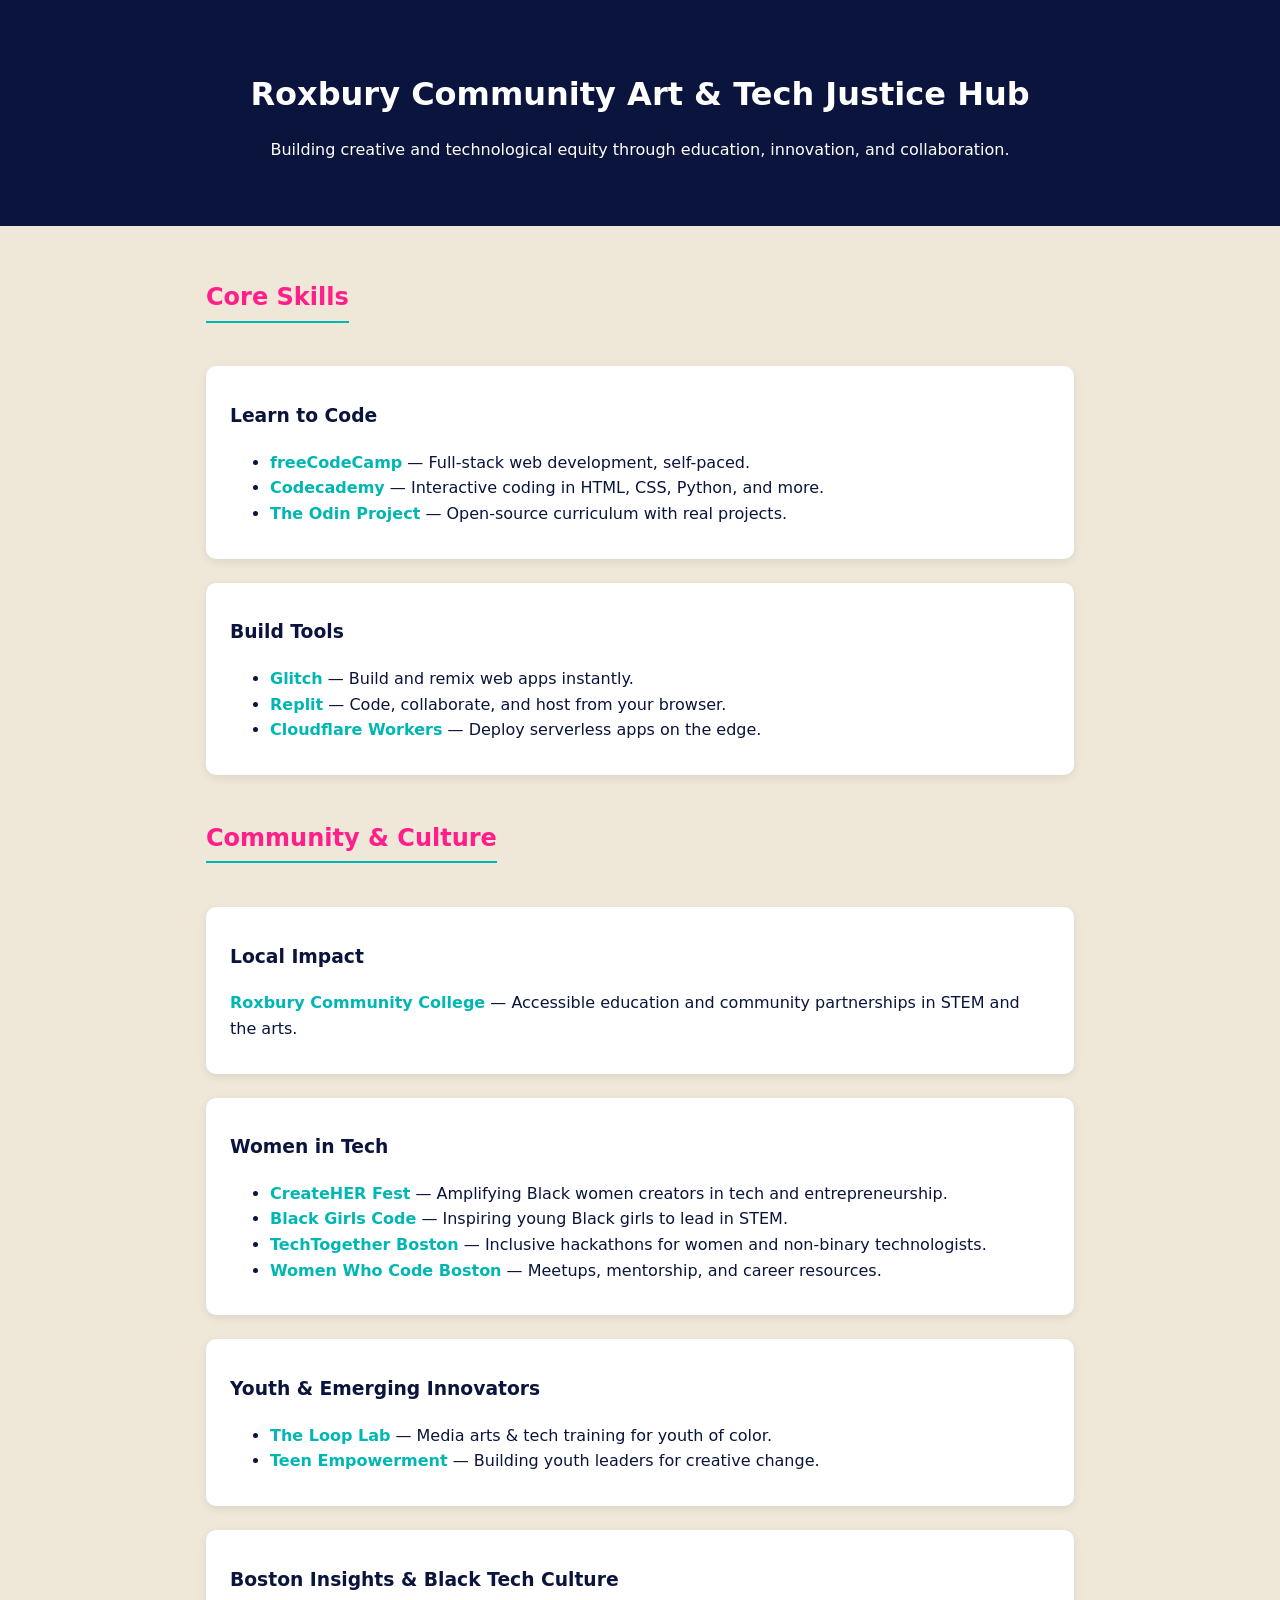
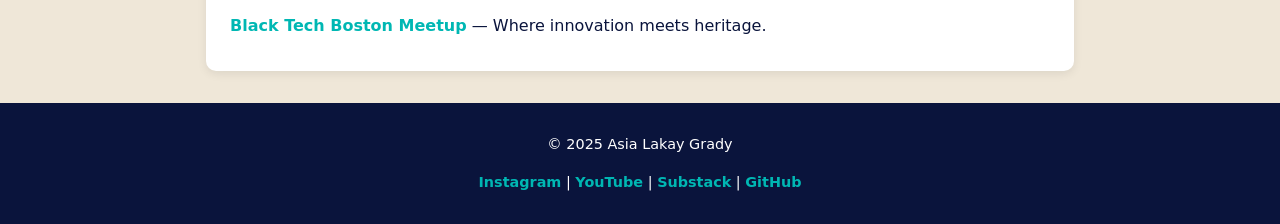
<file: public/index.html>
<!DOCTYPE html>
<html lang="en">
<head>
  <meta charset="UTF-8" />
  <meta name="viewport" content="width=device-width, initial-scale=1.0" />
  <title>Roxbury Community Art &amp; Tech Justice Hub</title>
  <link rel="stylesheet" href="assets/style.css" />
</head>
<body>
  <header>
    <h1>Roxbury Community Art &amp; Tech Justice Hub</h1>
    <p>Building creative and technological equity through education, innovation, and collaboration.</p>
  </header>

  <main>
    <section id="skills">
      <h2>Core Skills</h2>
      <article>
        <h3>Learn to Code</h3>
        <ul>
          <li><a href="https://www.freecodecamp.org" target="_blank" rel="noopener noreferrer">freeCodeCamp</a> — Full-stack web development, self-paced.</li>
          <li><a href="https://www.codecademy.com" target="_blank" rel="noopener noreferrer">Codecademy</a> — Interactive coding in HTML, CSS, Python, and more.</li>
          <li><a href="https://www.theodinproject.com" target="_blank" rel="noopener noreferrer">The Odin Project</a> — Open-source curriculum with real projects.</li>
        </ul>
      </article>

      <article>
        <h3>Build Tools</h3>
        <ul>
          <li><a href="https://glitch.com" target="_blank" rel="noopener noreferrer">Glitch</a> — Build and remix web apps instantly.</li>
          <li><a href="https://replit.com" target="_blank" rel="noopener noreferrer">Replit</a> — Code, collaborate, and host from your browser.</li>
          <li><a href="https://cloudflare.com" target="_blank" rel="noopener noreferrer">Cloudflare Workers</a> — Deploy serverless apps on the edge.</li>
        </ul>
      </article>
    </section>

    <section id="community">
      <h2>Community &amp; Culture</h2>

      <article>
        <h3>Local Impact</h3>
        <p><a href="https://rcc.mass.edu" target="_blank" rel="noopener noreferrer">Roxbury Community College</a> — Accessible education and community partnerships in STEM and the arts.</p>
      </article>

      <article>
        <h3>Women in Tech</h3>
        <ul>
          <li><a href="https://createherfest.com" target="_blank" rel="noopener noreferrer">CreateHER Fest</a> — Amplifying Black women creators in tech and entrepreneurship.</li>
          <li><a href="https://blackgirlscode.com" target="_blank" rel="noopener noreferrer">Black Girls Code</a> — Inspiring young Black girls to lead in STEM.</li>
          <li><a href="https://techtogether.io" target="_blank" rel="noopener noreferrer">TechTogether Boston</a> — Inclusive hackathons for women and non-binary technologists.</li>
          <li><a href="https://womenwhocode.com/boston" target="_blank" rel="noopener noreferrer">Women Who Code Boston</a> — Meetups, mentorship, and career resources.</li>
        </ul>
      </article>

      <article>
        <h3>Youth &amp; Emerging Innovators</h3>
        <ul>
          <li><a href="https://thelooplab.org" target="_blank" rel="noopener noreferrer">The Loop Lab</a> — Media arts &amp; tech training for youth of color.</li>
          <li><a href="https://teenempowerment.org" target="_blank" rel="noopener noreferrer">Teen Empowerment</a> — Building youth leaders for creative change.</li>
        </ul>
      </article>

      <article>
        <h3>Boston Insights &amp; Black Tech Culture</h3>
        <p><a href="https://meetup.com/black-tech-boston" target="_blank" rel="noopener noreferrer">Black Tech Boston Meetup</a> — Where innovation meets heritage.</p>
      </article>
    </section>
  </main>

  <footer>
    <p>© 2025 Asia Lakay Grady</p>
    <p>
      <a href="https://instagram.com/asialakay">Instagram</a> |
      <a href="https://youtube.com/@asialakay?si=2o7QR_oB82FHqiis">YouTube</a> |
      <a href="https://bridgeactionnetwork.substack.com">Substack</a> |
      <a href="https://github.com/AsiaLakay">GitHub</a>
    </p>
  </footer>

  <script src="assets/script.js"></script>
</body>
</html>
</file>
<file: public/assets/style.css>
:root {
  --navy: #0a143c;
  --teal: #00b7b3;
  --sand: #efe7d8;
  --magenta: #ff1e8a;
  --white: #ffffff;
  --transition: 0.3s ease;
}

* {
  box-sizing: border-box;
}

body {
  font-family: "Inter", system-ui, sans-serif;
  margin: 0;
  background-color: var(--sand);
  color: var(--navy);
  line-height: 1.6;
}

header {
  text-align: center;
  background: var(--navy);
  color: var(--white);
  padding: 3rem 1rem;
  animation: fadeIn 1.5s ease-in-out;
}

h1 {
  font-size: 2rem;
  margin-bottom: 0.5rem;
}

main {
  max-width: 900px;
  margin: 2rem auto;
  padding: 0 1rem;
}

h2 {
  color: var(--magenta);
  border-bottom: 2px solid var(--teal);
  display: inline-block;
  padding-bottom: 0.25rem;
}

article {
  background: var(--white);
  border-radius: 10px;
  box-shadow: 0 3px 10px rgba(0, 0, 0, 0.08);
  padding: 1rem 1.5rem;
  margin: 1.5rem 0;
  transition: transform var(--transition), box-shadow var(--transition), opacity 0.6s ease;
  opacity: 0;
  transform: translateY(16px);
}

article.visible {
  opacity: 1;
  transform: translateY(0);
}

article:hover {
  transform: translateY(-5px);
  box-shadow: 0 5px 20px rgba(0, 0, 0, 0.15);
}

a {
  color: var(--teal);
  text-decoration: none;
  font-weight: 600;
}

a:hover,
a:focus {
  color: var(--magenta);
  text-decoration: underline;
}

footer {
  text-align: center;
  background: var(--navy);
  color: var(--white);
  padding: 1rem;
  font-size: 0.9rem;
}

@keyframes fadeIn {
  from {
    opacity: 0;
    transform: translateY(10px);
  }
  to {
    opacity: 1;
    transform: translateY(0);
  }
}

@media (max-width: 600px) {
  h1 {
    font-size: 1.6rem;
  }

  main {
    padding: 0 1rem;
  }

  article {
    padding: 1rem;
  }
}
</file>
